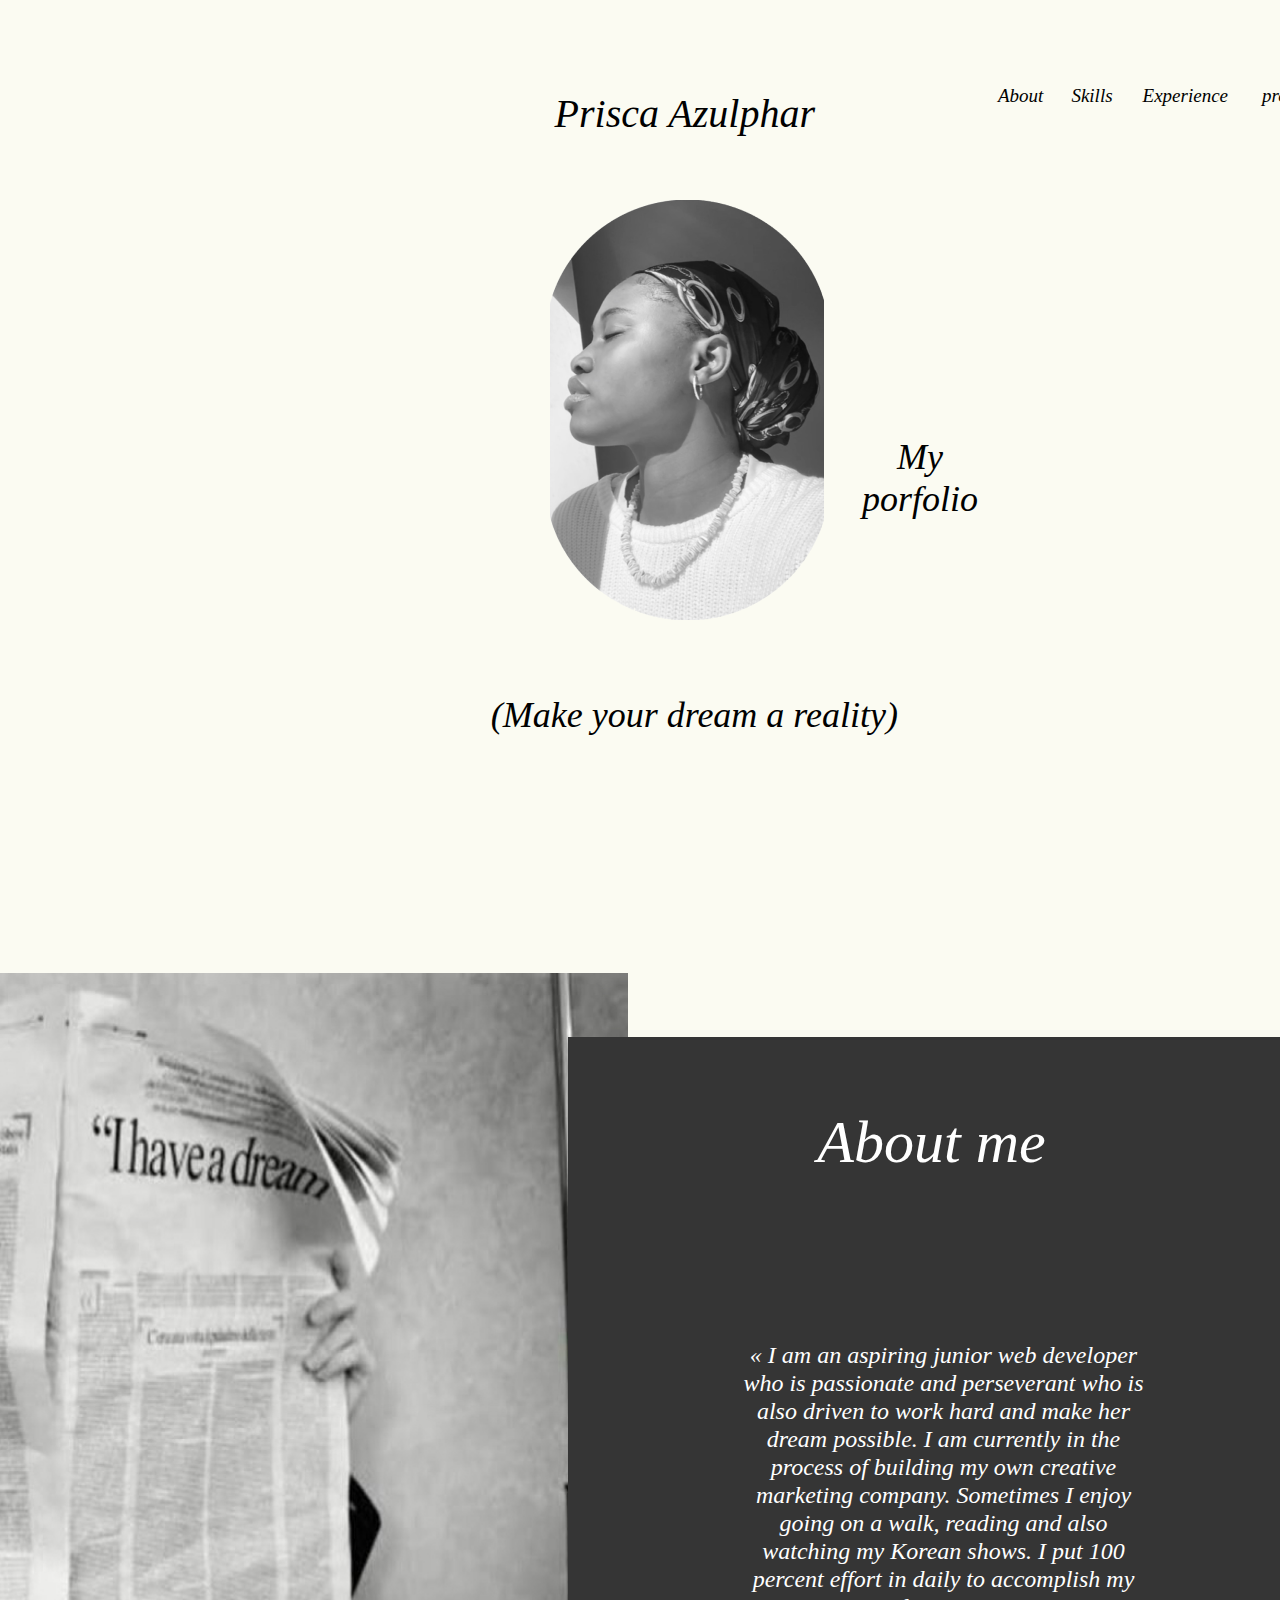
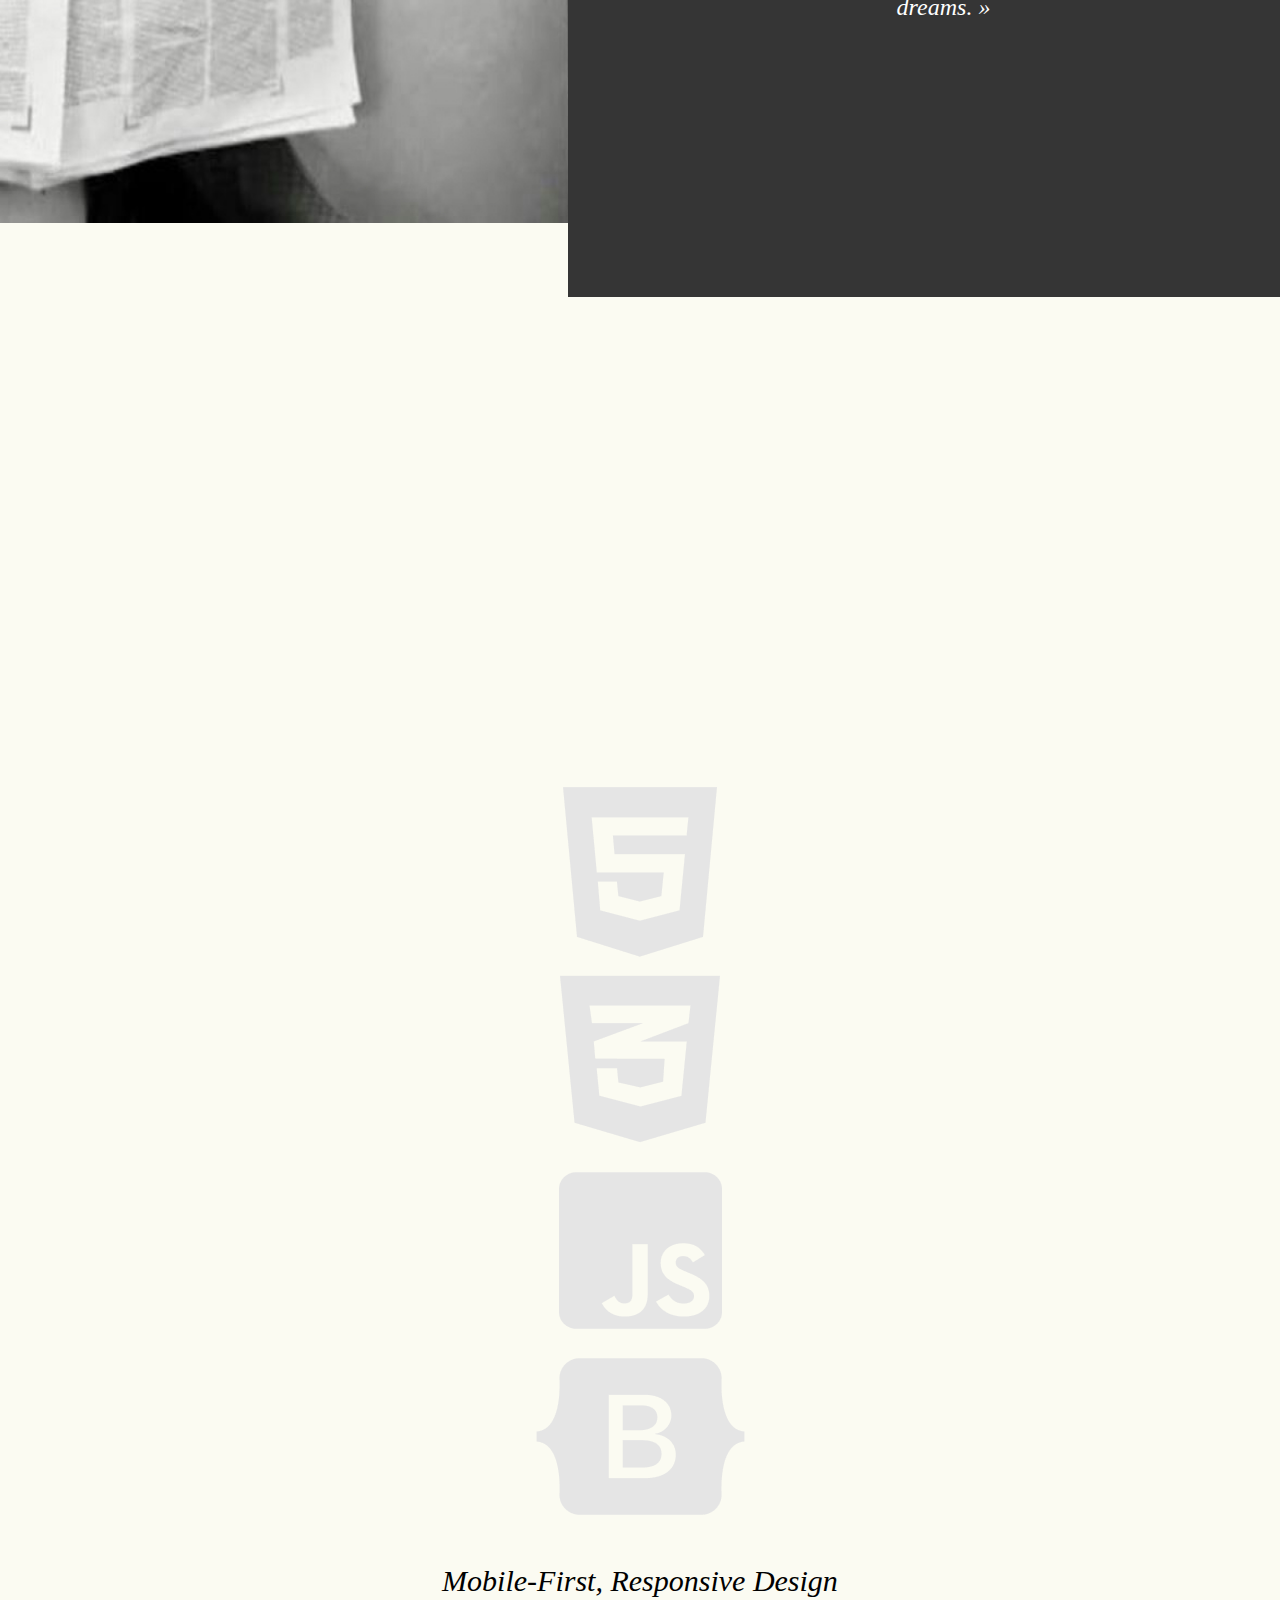
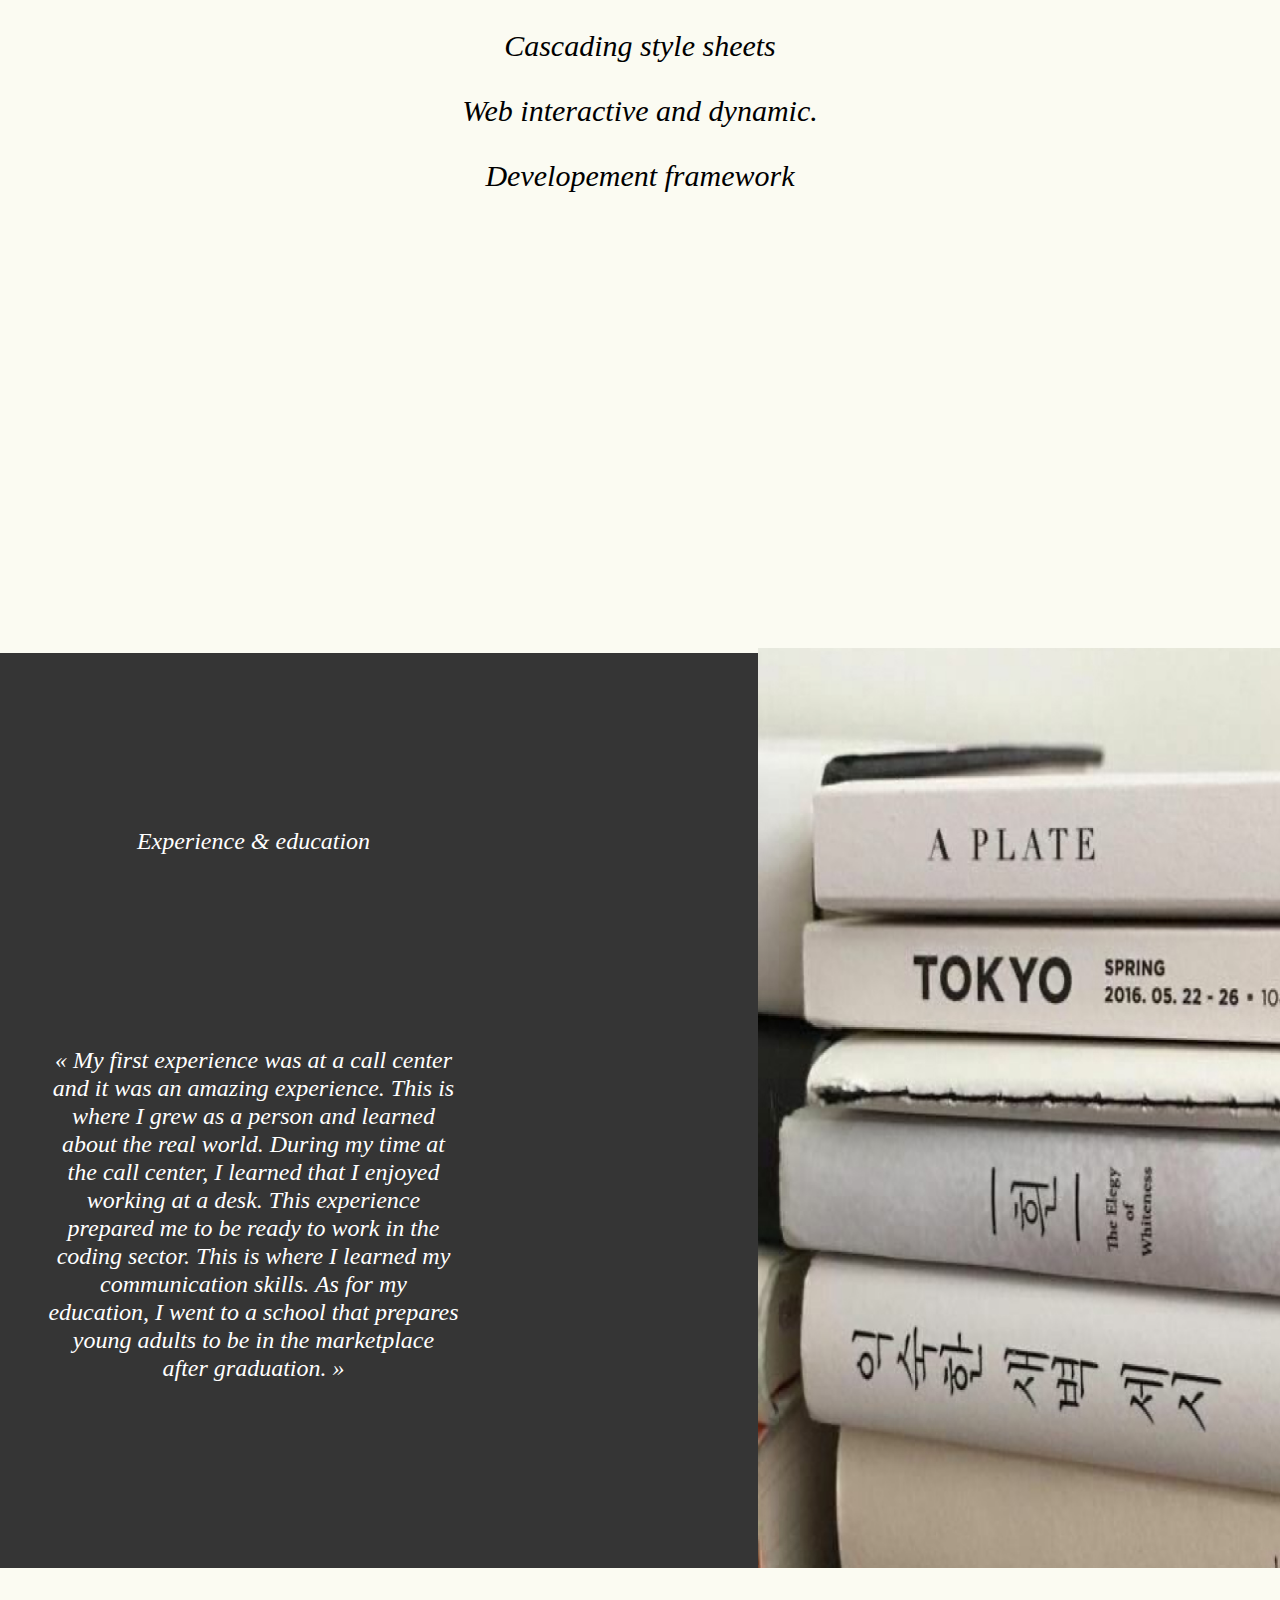
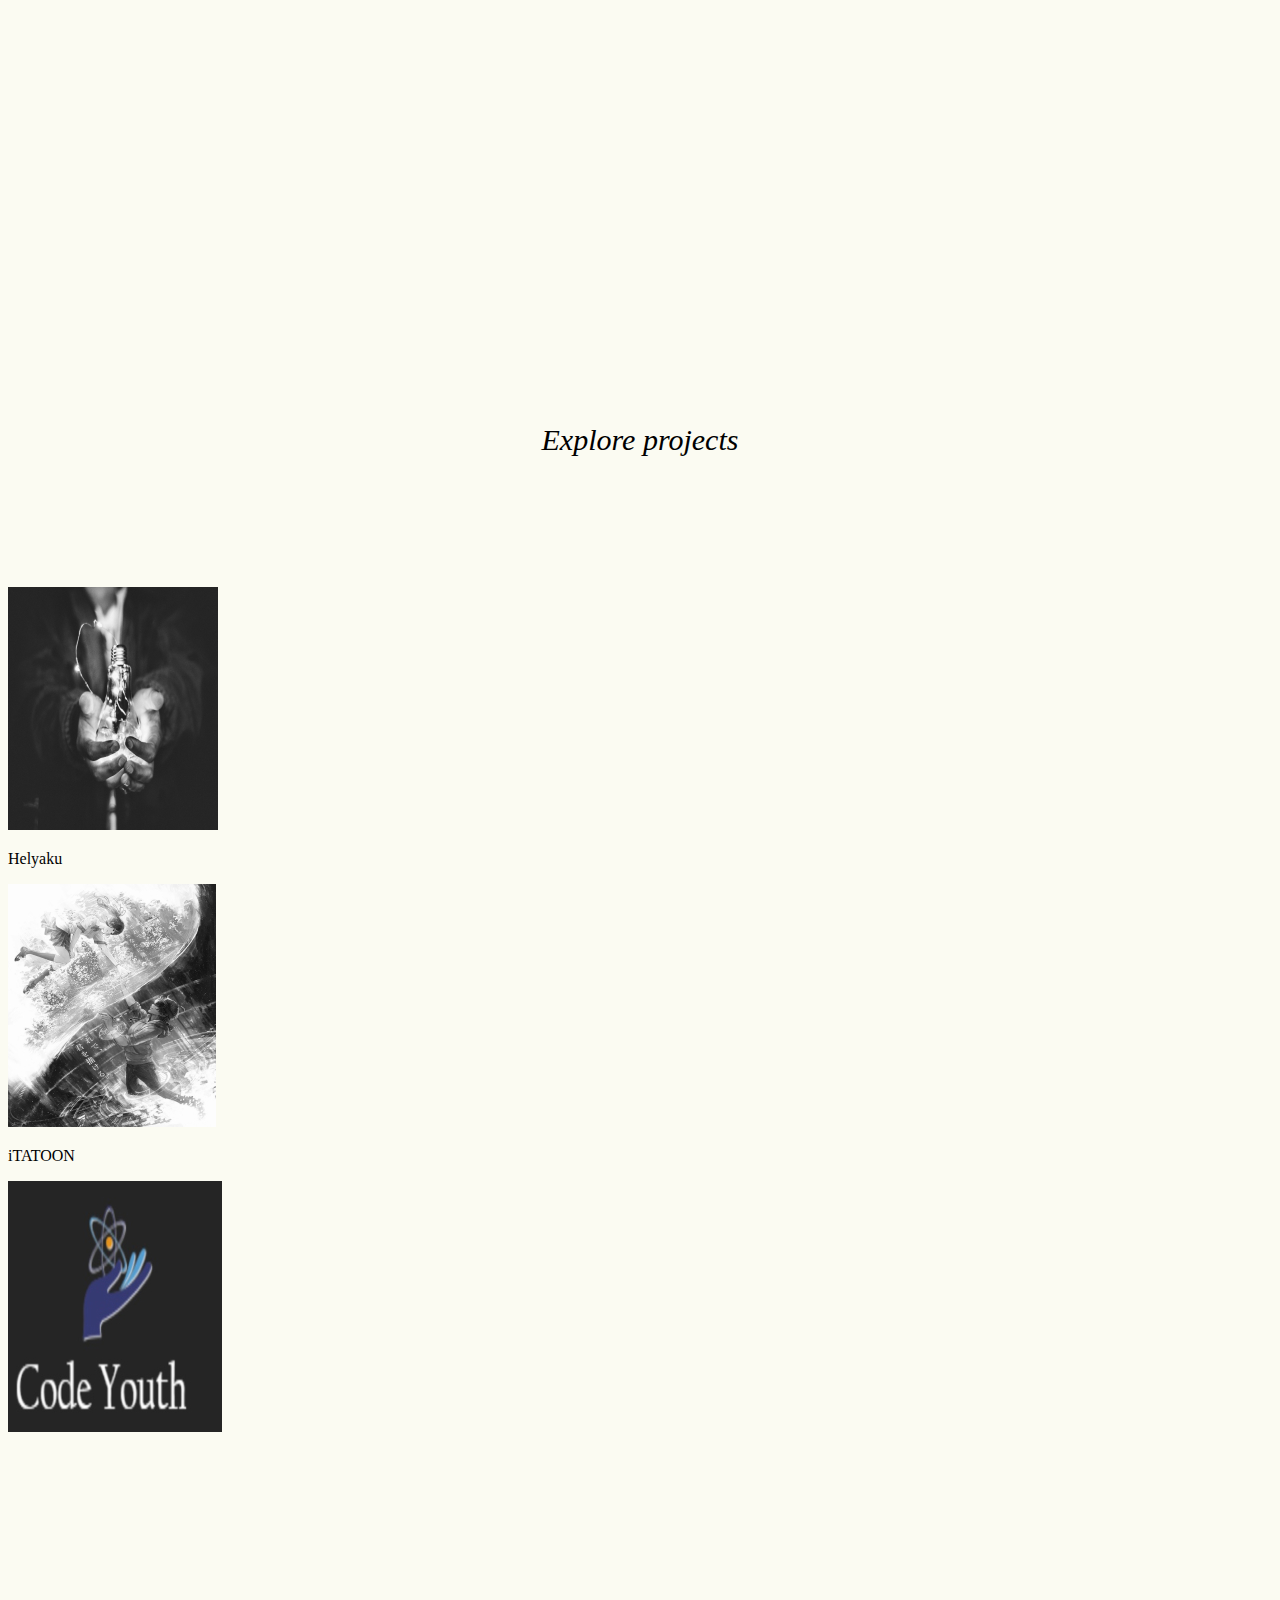
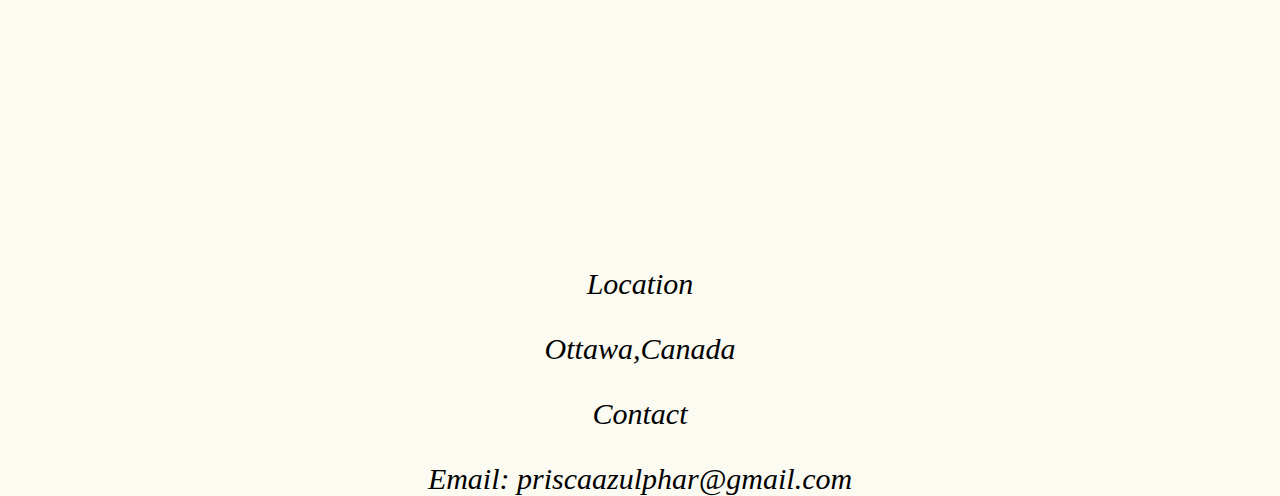
<file: index.html>
<!DOCTYPE html>
 <html lang="en">
   <head>
<!-- Required meta tags -->
<meta charset="utf-8">
<meta name="viewport" content="width=device-width, initial-scale=1">
<link rel="stylesheet" href="style.css">
<!-- Bootstrap CSS -->
<link href="https://cdn.jsdelivr.net/npm/bootstrap@5.0.2/dist/css/bootstrap.min.css" rel="stylesheet" integrity="sha384-EVSTQN3/azprG1Anm3QDgpJLIm9Nao0Yz1ztcQTwFspd3yD65VohhpuuCOmLASjC" crossorigin="anonymous">

   </head>
  
   <body class="body-color">

   <a class="ab" href="#card" >About</a>
   <a class="ht" href="#html">Skills</a>
   <a class="ex" href="#card2">Experience</a>
   <a class="te" href="#text-image">projects</a>
   <a class="lo" href="#location-title">Contact</a>

   
    <div class="container">
    <div class="row row-cols-1 row-cols-sm-2 row-cols-md-4">
      <div class="name-col"> <p class="name">Prisca Azulphar</p>
    </div>
      <div class="profile-col"> <img class="profile" src='IMG_7930 1.png' alt="profile">
      </div>
      <div class="col-text-left"><p class="text-left"> My porfolio</p></div>
      <div class="col-text-bottom"><p class="text-bottom">(Make your dream a reality)</p></div>
    </div>
  </div>



  <div class="container">
    <div class="col-xs-5 ">
      <div class="col-dream"> <img class="dream"src='IMG_7931 1.jpg' alt="dream">
      </div>
      <div class="col-md-6"> <div id="card">
        <div class="card-body">
            <p class="aboutme">About me</p>
    <p class="p-about"> « I am an aspiring junior web developer who is passionate and perseverant who is also driven to work hard and make her dream possible. I am currently in the process of building my own creative marketing company. Sometimes I enjoy  going on a walk, reading and also watching my Korean shows. I put 100 percent effort in daily to accomplish my dreams. 

»</p>
          </div>
      </div></div>

      </div>
  </div>

   
 
  <div class="container">
    <div class="row">
        <div class="col-md-3"><img id="html"src= 'Vector.png'  alt="icon-html">
        </div>
        <div class="col-md-3"><img class="css"src='css3-alt-brands 1.png'alt="icon-css">
        </div>
        <div class="col-md-3"><img class="js" src='js-square-brands 1.png' alt="icon-js">
        </div>
        <div class="col-md-3"><img class="bootstrap" src= 'bootstrap-brands 1.png'  alt="icon-bootstrap">
        </div>
    </div>
</div>


<div class="container">
    <div class="row">
        <div class="col-md-3">
            <p class="htmlmobile">Mobile-First, Responsive Design</p>
        </div>
        
        <div class="col-md-3"><p class= "cssstyle">Cascading style sheets</p>
        </div>
        
        <div class="col-md-3"><p class="jsinteract">Web interactive and dynamic.</p>
        
        </div>
        <div class="col-md-3"><p class="bootstrapframework">Developement framework</p>
        </div>
    </div>
</div>


<div class="container">
    <div id="row">
        <div class="col-md-5"><div id="card2">
            <div class="card-body2">
                <p class="p-experience">Experience &
                    education  </p>
                         <p class="E-paragraph">« My first experience was at a call center and it was an amazing experience. This is where I grew as a person and learned about the real world. During my time at the call center, I learned that I enjoyed working at a desk. This experience prepared me to be ready to work in the coding sector.  This is where I learned my communication skills. As for  my education, I went to a school that prepares young adults to be in the marketplace after graduation.   
                          »</p>
            </div>
          </div></div>
          
        
          <div class="col-md-7"><img class="tokyobook"src= 'IMG_7932 1.jpg'  alt="book">
          </div>
    </div>
</div>





<div class="container">
    <div class="row">
        <p class="text-project">Explore
            projects</p>
        <div class="col-md-4"><img class="Helyaku" src= 'IMG-8140 1.jpg'  alt="Helyaku"/>
            <p id="text-image">Helyaku</p>
        </div>
        
                <div class="col-md-4"><img class="iTATOON" src= 'IMG-8042 1.jpg' alt="iTATOON">
                    <p class="text-image2">iTATOON</p>
                </div>
        <div class="col-md-4"><img  class="codeyouth" src= 'IMG-8142 1.jpg' alt="codeyouth">
        </div>
    </div>
</div>








<div class="container">
    <div class="row">
        <div class="col-xs-12"><p id="location-title">Location</p></div>
        <div class="col-xs-12"><p class="location">Ottawa,Canada</p></div>
        <div class="col-xs-12"><p class="contact-title">Contact</p></div>
        <div class="col-xs-12"><p class="contact">Email: priscaazulphar@gmail.com</p></div>
    </div>
</div>


</body>
   </html>
</file>
<file: style.css>
.body-color{
	background-color: #FBFBF2;
}

.name-col{
	position: absolute;
	width: 269px;
	height: 47px;
	left: 546px;
	top: 50px;
	
	font-family: Roboto;
	font-style: italic;
	font-weight: 300;
	font-size: 40px;
	line-height: 47px;
	/* identical to box height */
	
	text-align: right;
	
	color: #000000;
}

.profile-col{
	position: absolute;
	width: 274px;
	height: 420px;
	left: 550px;
	top: 200px;
}

.col-text-left{
	position: absolute;
width: 122px;
height: 84px;
left: 859px;
top: 400px;

font-family: Roboto;
font-style: italic;
font-weight: normal;
font-size: 36px;
line-height: 42px;
text-align: center;

color: #000000;
}


.col-text-bottom{
	position: absolute;
width: 421px;
height: 42px;
left: 477px;
top: 658px;

font-family: Roboto;
font-style: italic;
font-weight: 300;
font-size: 36px;
line-height: 42px;
text-align: right;

color: #000000
}


.col-xs-5{
	position:relative;
	top: 930px;
}


.col-md-6{
	position:relative;
	left:700px;
	bottom:850px;
	
}


.col-md-3{
	position:relative;
	top:570px;

	font-family: Roboto;
font-style: italic;
font-weight: 300;
font-size: 30px;
line-height: 35px;
text-align: center;

color: #000000
}


.col-md-5{
	position:relative;
	top:1000px;
}


.col-md-7{
	position: relative;
	top:1000px;
}



.col-md-4{
	position:relative;
	top: 600px;
}


.col-xs-12{
	position:relative;
	top:1000px;

	font-family: Roboto;
font-style: italic;
font-weight: 300;
font-size: 30px;
line-height: 35px;
text-align: center;

color: #000000
}


.ab{
	position:relative;
	left:990px;
	top:70px;
	color:black;
	text-decoration: none;

	font-family: Roboto;
	font-style: italic;
	font-weight: 30;
	font-size: 19px;
	line-height: 35px;
	text-align: center;
	
	color: #000000
}

.ht{
	position:relative;
	left:1014px;
	top:70px;
	color:black;
	text-decoration: none;

	font-family: Roboto;
	font-style: italic;
	font-weight: 30;
	font-size: 19px;
	line-height: 35px;
	text-align: center;
	
	color: #000000
}
	

.ex{
position:relative;
	left:1040px;
	top:70px;
	color:black;
	text-decoration: none;

	
	font-family: Roboto;
font-style: italic;
font-weight: 30;
font-size: 19px;
line-height: 35px;
text-align: center;

color: #000000

	
}

.te{
	position:relative;
	left:1070px;
	top:70px;
	color:black;
	text-decoration: none;
	
	font-family: Roboto;
	font-style: italic;
	font-weight: 30;
	font-size: 19px;
	line-height: 35px;
	text-align: center;
	
	color: #000000
}

.lo{
	position:relative;
	left:1100px;
	top:70px;
	color:black;
	text-decoration: none;

	font-family: Roboto;
	font-style: italic;
	font-weight: 30;
	font-size: 19px;
	line-height: 35px;
	text-align: center;
	
	color: #000000

}

.card-body{
	background: #353535;

	position: relative;
	height: 860px;
	width: 900px;
	right: 140px;

}




.aboutme{
	position: relative;
width: 251px;
height: 70px;
left: 238px;
top: 70px;

font-family: Roboto;
font-style: italic;
font-weight: 300;
font-size: 60px;
line-height: 70px;
text-align: center;

color: #FFFFFF;
}


.p-about{
	position: relative;
width: 411px;
height: 364px;
left: 170px;
top: 174px;

font-family: Roboto;
font-style: italic;
font-weight: 300;
font-size: 24px;
line-height: 28px;
text-align: center;

color: #FFFFFF;
}

.dream{
	position:relative;
	width: 750px;
    height: 850px;
	right:130px;
}


.card-body2{
	background: #353535;

	position: relative;
	height: 915px;
	width: 1000px;
	right: 130px;
}




.p-experience{
	position: relative;
width: 411px;
height: 364px;
left: 170px;
top: 174px;

font-family: Roboto;
font-style: italic;
font-weight: 300;
font-size: 24px;
line-height: 28px;
text-align: center;

color: #FFFFFF;
}



.E-paragraph{
	position: relative;
width: 411px;
height: 364px;
left: 170px;
top: 5px;

font-family: Roboto;
font-style: italic;
font-weight: 300;
font-size: 24px;
line-height: 28px;
text-align: center;

color: #FFFFFF;
}




.text-project{
	position:relative;
	top: 500px;
	text-align: center;
	font-family: Roboto;
font-style: italic;
font-weight: 300;
font-size: 30px;
line-height: 35px;


color: #000000

}


.tokyobook{
	position:relative;
	left: 750px;
	bottom:920px;
    height: 920px;

}
</file>
